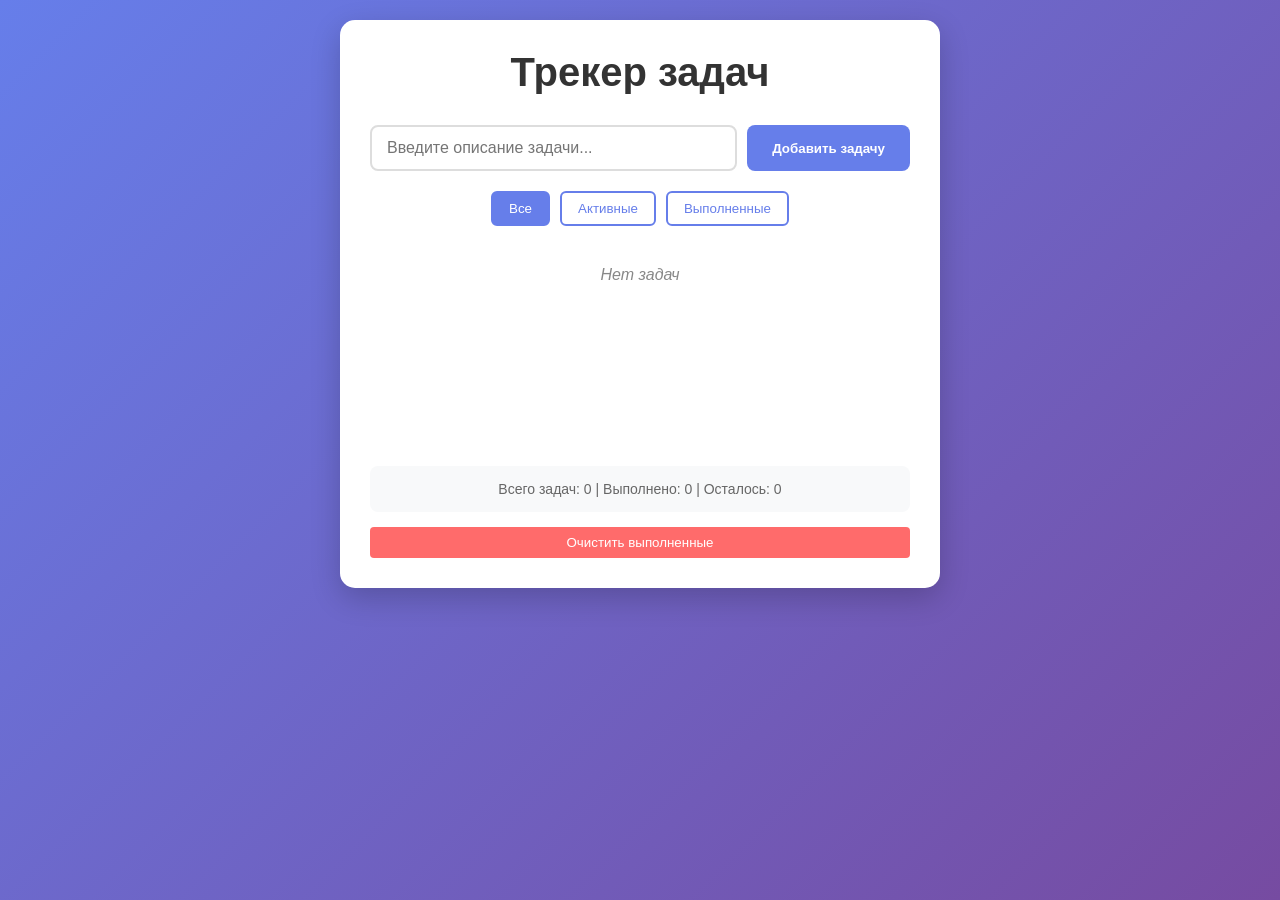
<file: index.html>
<!DOCTYPE html>
<html lang="ru">
<head>
    <meta charset="UTF-8">
    <meta name="viewport" content="width=device-width, initial-scale=1.0">
    <title>Трекер задач</title>
    <link rel="stylesheet" href="style.css">
</head>
<body>
    <div class="container">
        <header>
            <h1>Трекер задач</h1>
        </header>

        <!-- Форма добавления задачи -->
        <div class="add-task">
            <input type="text" id="taskInput" placeholder="Введите описание задачи...">
            <button id="addTaskBtn">Добавить задачу</button>
        </div>

        <!-- Фильтры -->
        <div class="filters">
            <button class="filter-btn active" data-filter="all">Все</button>
            <button class="filter-btn" data-filter="active">Активные</button>
            <button class="filter-btn" data-filter="completed">Выполненные</button>
        </div>

        <!-- Список задач -->
        <div id="tasksList" class="tasks-list">
            <!-- Задачи будут добавляться динамически -->
        </div>

        <!-- Статистика -->
        <div class="stats">
            Всего задач: <span id="totalCount">0</span> |
            Выполнено: <span id="completedCount">0</span> |
            Осталось: <span id="remainingCount">0</span>
        </div>
    </div>
    <script src="app.js"></script>
</body>
</html>
</file>
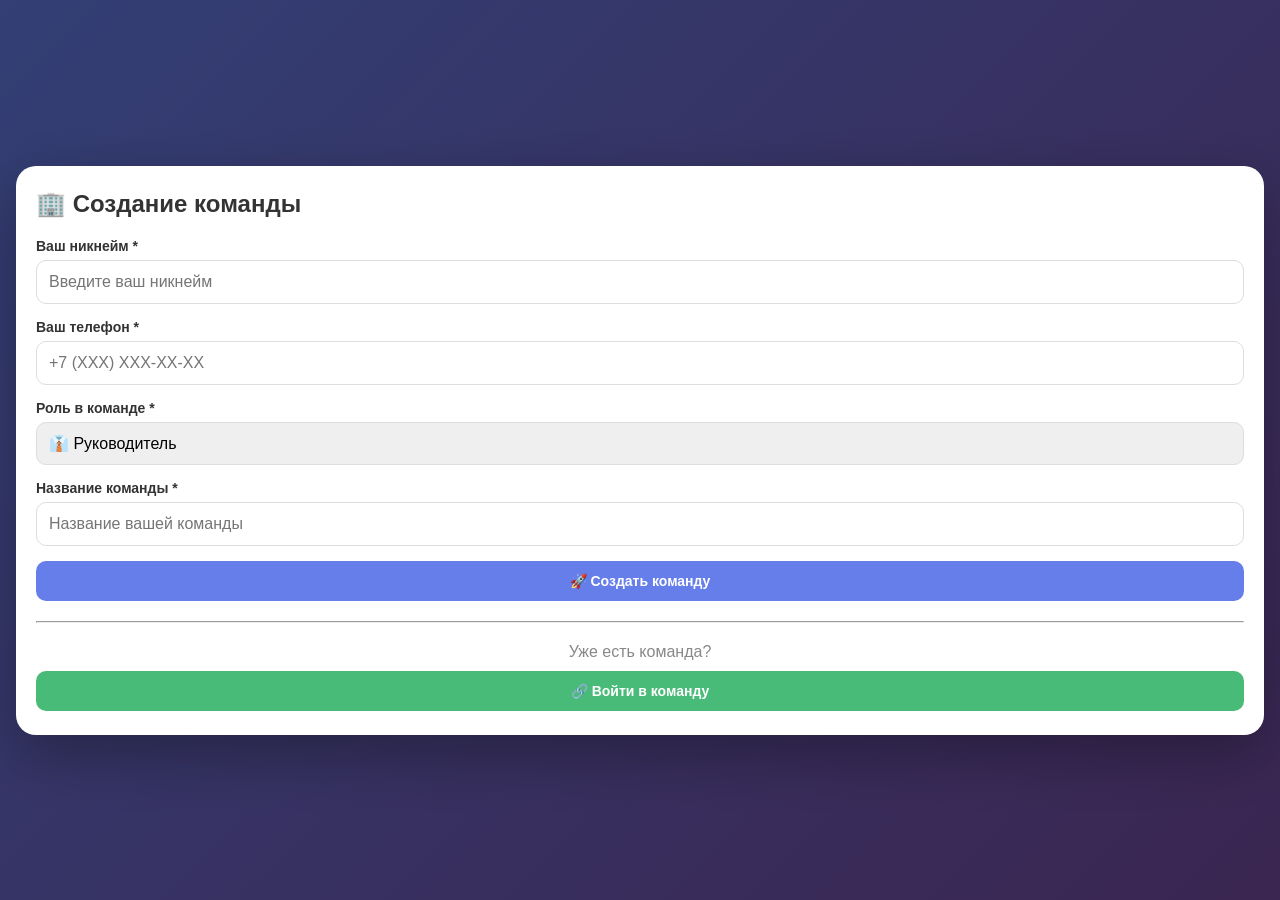
<file: tracker.html>
<!DOCTYPE html>
<html lang="ru">
<head>
    <meta charset="UTF-8">
    <meta name="viewport" content="width=device-width, initial-scale=1.0, maximum-scale=1.0, user-scalable=yes, viewport-fit=cover">
    <meta name="apple-mobile-web-app-capable" content="yes">
    <meta name="apple-mobile-web-app-status-bar-style" content="black-translucent">
    <title>Трекер задач - Мобильная версия</title>
    <style>
        * {
            margin: 0;
            padding: 0;
            box-sizing: border-box;
            -webkit-tap-highlight-color: transparent;
        }

        body {
            font-family: -apple-system, BlinkMacSystemFont, 'Segoe UI', Roboto, 'Helvetica Neue', Arial, sans-serif;
            background: linear-gradient(135deg, #667eea 0%, #764ba2 100%);
            min-height: 100vh;
            padding: 12px;
        }

        .container {
            max-width: 100%;
            margin: 0 auto;
        }

        /* Auth Modal */
        .modal {
            display: flex;
            position: fixed;
            top: 0;
            left: 0;
            width: 100%;
            height: 100%;
            background: rgba(0,0,0,0.5);
            z-index: 1000;
            justify-content: center;
            align-items: center;
            padding: 16px;
        }

        .modal-content {
            background: white;
            padding: 24px 20px;
            border-radius: 20px;
            max-width: 100%;
            width: 100%;
            max-height: 90vh;
            overflow-y: auto;
            box-shadow: 0 20px 60px rgba(0,0,0,0.3);
        }

        .modal-content h2 {
            margin-bottom: 20px;
            color: #333;
            font-size: 24px;
        }

        /* Header */
        .header {
            background: white;
            border-radius: 15px;
            padding: 16px;
            margin-bottom: 16px;
            box-shadow: 0 4px 15px rgba(0,0,0,0.1);
        }

        .header h1 {
            font-size: 20px;
            margin-bottom: 8px;
        }

        .user-info {
            display: flex;
            flex-wrap: wrap;
            gap: 10px;
            align-items: center;
            justify-content: space-between;
            margin-top: 8px;
        }

        .role-badge {
            padding: 6px 12px;
            border-radius: 20px;
            font-weight: bold;
            font-size: 12px;
            background: #667eea;
            color: white;
            display: inline-block;
        }

        button {
            padding: 12px 16px;
            border-radius: 10px;
            font-size: 14px;
            font-weight: 600;
            background: #667eea;
            color: white;
            border: none;
            cursor: pointer;
            transition: all 0.2s;
            width: 100%;
            -webkit-appearance: none;
        }

        button:active {
            transform: scale(0.98);
        }

        button.danger {
            background: #e53e3e;
        }

        button.success {
            background: #48bb78;
        }

        button.warning {
            background: #ed8936;
        }

        button.secondary {
            background: #718096;
        }

        input, textarea, select {
            padding: 12px;
            border: 1px solid #ddd;
            border-radius: 10px;
            font-size: 16px;
            width: 100%;
            -webkit-appearance: none;
            font-family: inherit;
        }

        textarea {
            resize: vertical;
            min-height: 80px;
        }

        /* Main layout - мобильная версия */
        .main-content {
            display: flex;
            flex-direction: column;
            gap: 16px;
        }

        /* Task sections */
        .task-section {
            background: white;
            border-radius: 15px;
            padding: 16px;
            box-shadow: 0 4px 15px rgba(0,0,0,0.1);
        }

        .task-section h2 {
            font-size: 18px;
            margin-bottom: 16px;
        }

        .task-list {
            max-height: 60vh;
            overflow-y: auto;
            -webkit-overflow-scrolling: touch;
        }

        .task-card {
            background: #f7f9fc;
            border-left: 4px solid #667eea;
            padding: 12px;
            margin-bottom: 12px;
            border-radius: 10px;
            transition: all 0.2s;
        }

        .task-card:active {
            transform: scale(0.99);
        }

        .task-title {
            font-weight: bold;
            font-size: 16px;
            margin-bottom: 6px;
            word-break: break-word;
        }

        .task-description {
            color: #666;
            font-size: 13px;
            margin-bottom: 8px;
            word-break: break-word;
        }

        .task-meta {
            display: flex;
            flex-direction: column;
            gap: 6px;
            font-size: 11px;
            color: #888;
            margin-bottom: 10px;
        }

        .task-meta-row {
            display: flex;
            flex-wrap: wrap;
            gap: 8px;
            align-items: center;
        }

        .task-due {
            color: #e53e3e;
            font-weight: bold;
        }

        .task-status {
            display: inline-block;
            padding: 4px 10px;
            border-radius: 12px;
            font-size: 11px;
            font-weight: bold;
        }

        .status-in-progress {
            background: #fef5e7;
            color: #f39c12;
        }

        .status-done {
            background: #e8f8f5;
            color: #27ae60;
        }

        .task-actions {
            display: flex;
            gap: 8px;
            margin-top: 10px;
            flex-wrap: wrap;
        }

        .task-actions button {
            padding: 8px 12px;
            font-size: 12px;
            width: auto;
            flex: 1;
            min-width: 70px;
        }

        .form-group {
            margin-bottom: 15px;
        }

        .form-group label {
            display: block;
            margin-bottom: 6px;
            font-weight: 600;
            color: #333;
            font-size: 14px;
        }

        .sprint-section {
            background: white;
            border-radius: 15px;
            padding: 16px;
            margin-top: 0;
            box-shadow: 0 4px 15px rgba(0,0,0,0.1);
        }

        .sprint-section h2 {
            font-size: 18px;
            margin-bottom: 12px;
        }

        .sprint-controls {
            display: flex;
            gap: 10px;
            margin-bottom: 12px;
            flex-wrap: wrap;
        }

        .sprint-controls input {
            flex: 1;
            min-width: 150px;
        }

        .sprint-controls button {
            width: auto;
            padding: 12px 20px;
        }

        .sprint-tasks {
            display: flex;
            flex-wrap: wrap;
            gap: 8px;
            margin-top: 12px;
        }

        .sprint-task {
            background: #e8f8f5;
            padding: 8px 12px;
            border-radius: 8px;
            font-size: 13px;
            cursor: pointer;
            transition: all 0.2s;
            flex: 1;
            min-width: 120px;
            display: flex;
            justify-content: space-between;
            align-items: center;
        }

        .sprint-task:active {
            transform: scale(0.98);
        }

        /* Team management */
        .team-section {
            background: white;
            border-radius: 15px;
            padding: 16px;
            margin-top: 16px;
            box-shadow: 0 4px 15px rgba(0,0,0,0.1);
        }

        .team-section h2 {
            font-size: 18px;
            margin-bottom: 12px;
        }

        .members-list {
            margin-top: 12px;
            max-height: 50vh;
            overflow-y: auto;
            -webkit-overflow-scrolling: touch;
        }

        .member-item {
            display: flex;
            justify-content: space-between;
            align-items: center;
            padding: 12px;
            margin-bottom: 8px;
            background: #f7f9fc;
            border-radius: 10px;
            border-left: 3px solid #667eea;
        }

        .member-info {
            flex: 1;
        }

        .member-info strong {
            font-size: 14px;
        }

        .member-role {
            font-size: 11px;
            color: #888;
            margin-top: 3px;
        }

        .member-item button {
            width: auto;
            padding: 6px 12px;
            font-size: 12px;
        }

        .add-member-form {
            margin-top: 16px;
            padding: 16px;
            background: #f7f9fc;
            border-radius: 12px;
        }

        .add-member-form h3 {
            font-size: 16px;
            margin-bottom: 12px;
        }

        .hidden {
            display: none;
        }

        .team-info {
            font-size: 12px;
            color: #888;
            word-break: break-all;
        }

        .user-details {
            font-size: 12px;
            font-weight: normal;
            word-break: break-word;
        }

        /* Адаптация для очень маленьких экранов */
        @media (max-width: 480px) {
            body {
                padding: 8px;
            }
            
            .header h1 {
                font-size: 18px;
            }
            
            .task-actions button {
                font-size: 11px;
                padding: 6px 10px;
            }
            
            .sprint-controls {
                flex-direction: column;
            }
            
            .sprint-controls button {
                width: 100%;
            }
            
            .member-item {
                flex-direction: column;
                gap: 8px;
            }
            
            .member-item button {
                width: 100%;
            }
        }

        /* Улучшенная прокрутка */
        .task-list::-webkit-scrollbar,
        .members-list::-webkit-scrollbar {
            width: 4px;
        }
        
        .task-list::-webkit-scrollbar-track,
        .members-list::-webkit-scrollbar-track {
            background: #f1f1f1;
            border-radius: 10px;
        }
        
        .task-list::-webkit-scrollbar-thumb,
        .members-list::-webkit-scrollbar-thumb {
            background: #888;
            border-radius: 10px;
        }
    </style>
</head>
<body>
    <div id="app">
        <!-- Модальное окно авторизации/создания команды -->
        <div id="authModal" class="modal">
            <div class="modal-content">
                <h2>🏢 Создание команды</h2>
                <div class="form-group">
                    <label>Ваш никнейм *</label>
                    <input type="text" id="userNickname" placeholder="Введите ваш никнейм">
                </div>
                <div class="form-group">
                    <label>Ваш телефон *</label>
                    <input type="tel" id="userPhone" placeholder="+7 (XXX) XXX-XX-XX">
                </div>
                <div class="form-group">
                    <label>Роль в команде *</label>
                    <select id="userRole">
                        <option value="manager">👔 Руководитель</option>
                        <option value="executor">👤 Исполнитель</option>
                    </select>
                </div>
                <div class="form-group">
                    <label>Название команды *</label>
                    <input type="text" id="teamName" placeholder="Название вашей команды">
                </div>
                <button onclick="createTeam()" style="width: 100%;">🚀 Создать команду</button>
                
                <div style="margin-top: 20px; text-align: center;">
                    <hr style="margin: 20px 0;">
                    <p style="color: #888;">Уже есть команда?</p>
                    <button onclick="showJoinTeam()" class="success" style="margin-top: 10px;">🔗 Войти в команду</button>
                </div>
            </div>
        </div>

        <!-- Основной интерфейс -->
        <div id="mainApp" class="hidden">
            <div class="container">
                <div class="header">
                    <div>
                        <h1>📋 Трекер задач</h1>
                        <div class="team-info" id="teamInfo"></div>
                    </div>
                    <div class="user-info">
                        <span class="role-badge" id="roleBadge"></span>
                        <div class="user-details" id="userInfo"></div>
                        <button onclick="logout()" class="danger" style="width: auto; padding: 8px 16px;">🚪</button>
                    </div>
                </div>

                <div class="main-content">
                    <div class="task-section">
                        <h2>➕ Создать задачу</h2>
                        <form id="taskForm">
                            <div class="form-group">
                                <label>Название задачи *</label>
                                <input type="text" id="taskTitle" required>
                            </div>
                            <div class="form-group">
                                <label>Описание</label>
                                <textarea id="taskDesc" rows="3"></textarea>
                            </div>
                            <div class="form-group">
                                <label>Срок выполнения</label>
                                <input type="date" id="taskDue">
                            </div>
                            <div class="form-group" id="assigneeGroup">
                                <label>Исполнитель</label>
                                <select id="taskAssignee"></select>
                            </div>
                            <button type="submit">Создать задачу</button>
                        </form>
                    </div>

                    <div class="task-section">
                        <h2>📝 Все задачи</h2>
                        <div id="taskList" class="task-list"></div>
                    </div>
                </div>

                <div class="sprint-section">
                    <h2>🏃 Спринт</h2>
                    <div class="sprint-controls">
                        <input type="text" id="sprintName" placeholder="Название спринта">
                        <button onclick="updateSprint()">Обновить</button>
                    </div>
                    <div id="sprintInfo" style="margin-top: 5px; font-size: 13px;"></div>
                    <div id="sprintTasks" class="sprint-tasks"></div>
                </div>

                <!-- Управление командой (только для руководителя) -->
                <div id="teamManagement" class="team-section hidden">
                    <h2>👥 Управление командой</h2>
                    <div class="members-list" id="membersList"></div>
                    
                    <div class="add-member-form">
                        <h3>➕ Добавить исполнителя</h3>
                        <div class="form-group">
                            <label>Никнейм исполнителя *</label>
                            <input type="text" id="newMemberNickname" placeholder="Введите никнейм">
                        </div>
                        <div class="form-group">
                            <label>Телефон исполнителя *</label>
                            <input type="tel" id="newMemberPhone" placeholder="+7 (XXX) XXX-XX-XX">
                        </div>
                        <button onclick="addTeamMember()" class="success">Добавить в команду</button>
                    </div>
                </div>
            </div>
        </div>
    </div>

    <script>
        // ========== Глобальные переменные ==========
        let currentTeam = null;
        let currentUser = null;
        let tasks = [];
        let sprint = { name: "Спринт 1", tasks: [] };

        // ========== Управление командой ==========
        function createTeam() {
            const nickname = document.getElementById('userNickname').value.trim();
            const phone = document.getElementById('userPhone').value.trim();
            const role = document.getElementById('userRole').value;
            const teamName = document.getElementById('teamName').value.trim();

            if (!nickname || !phone || !teamName) {
                alert('Пожалуйста, заполните все поля');
                return;
            }

            const teamId = 'team_' + Date.now();
            currentTeam = {
                id: teamId,
                name: teamName,
                members: [{
                    id: 'user_' + Date.now(),
                    nickname: nickname,
                    phone: phone,
                    role: role,
                    isOnline: true,
                    addedBy: 'system'
                }]
            };

            currentUser = currentTeam.members[0];
            
            saveTeamToLocalStorage();
            initApp();
        }

        function showJoinTeam() {
            const modalContent = document.querySelector('.modal-content');
            modalContent.innerHTML = `
                <h2>🔗 Вход в команду</h2>
                <div class="form-group">
                    <label>Ваш никнейм *</label>
                    <input type="text" id="joinNickname" placeholder="Введите ваш никнейм">
                </div>
                <div class="form-group">
                    <label>Ваш телефон *</label>
                    <input type="tel" id="joinPhone" placeholder="+7 (XXX) XXX-XX-XX">
                </div>
                <div class="form-group">
                    <label>Код команды *</label>
                    <input type="text" id="teamCode" placeholder="Введите код команды">
                </div>
                <button onclick="joinTeam()" style="width: 100%;">🔗 Войти в команду</button>
                <button onclick="location.reload()" style="width: 100%; margin-top: 10px;" class="secondary">◀ Назад</button>
            `;
        }

        function joinTeam() {
            const nickname = document.getElementById('joinNickname').value.trim();
            const phone = document.getElementById('joinPhone').value.trim();
            const teamCode = document.getElementById('teamCode').value.trim();

            if (!nickname || !phone || !teamCode) {
                alert('Пожалуйста, заполните все поля');
                return;
            }

            const teams = getAllTeams();
            const team = teams.find(t => t.id === teamCode);
            
            if (!team) {
                alert('Команда не найдена. Проверьте код команды.');
                return;
            }

            const existingUser = team.members.find(m => m.phone === phone);
            if (existingUser) {
                alert('Пользователь с таким телефоном уже в команде');
                return;
            }

            currentTeam = team;
            currentUser = {
                id: 'user_' + Date.now(),
                nickname: nickname,
                phone: phone,
                role: 'executor',
                isOnline: true,
                addedBy: 'self'
            };
            
            currentTeam.members.push(currentUser);
            saveTeamToLocalStorage();
            initApp();
        }

        function addTeamMember() {
            if (currentUser.role !== 'manager') {
                alert('Только руководитель может добавлять участников');
                return;
            }

            const nickname = document.getElementById('newMemberNickname').value.trim();
            const phone = document.getElementById('newMemberPhone').value.trim();

            if (!nickname || !phone) {
                alert('Заполните все поля');
                return;
            }

            const existingUser = currentTeam.members.find(m => m.phone === phone);
            if (existingUser) {
                alert('Пользователь с таким телефоном уже в команде');
                return;
            }

            const newMember = {
                id: 'user_' + Date.now(),
                nickname: nickname,
                phone: phone,
                role: 'executor',
                isOnline: true,
                addedBy: currentUser.nickname,
                addedAt: new Date().toISOString()
            };

            currentTeam.members.push(newMember);
            saveTeamToLocalStorage();
            
            document.getElementById('newMemberNickname').value = '';
            document.getElementById('newMemberPhone').value = '';
            
            updateUI();
            renderAll();
            renderTeamMembers();
            
            alert(`Исполнитель ${nickname} добавлен в команду!`);
        }

        function removeTeamMember(memberId) {
            if (currentUser.role !== 'manager') {
                alert('Только руководитель может удалять участников');
                return;
            }

            const member = currentTeam.members.find(m => m.id === memberId);
            if (!member) return;

            if (member.role === 'manager') {
                alert('Нельзя удалить руководителя команды');
                return;
            }

            if (confirm(`Удалить ${member.nickname} из команды?`)) {
                currentTeam.members = currentTeam.members.filter(m => m.id !== memberId);
                
                tasks.forEach(task => {
                    if (task.assignee === member.nickname) {
                        task.assignee = 'Не назначен';
                    }
                });
                
                saveTeamToLocalStorage();
                saveAllData();
                updateUI();
                renderAll();
                renderTeamMembers();
                
                alert(`Исполнитель ${member.nickname} удален из команды`);
            }
        }

        function getAllTeams() {
            const teams = [];
            for (let i = 0; i < localStorage.length; i++) {
                const key = localStorage.key(i);
                if (key && key.startsWith('team_')) {
                    const team = JSON.parse(localStorage.getItem(key));
                    if (team) teams.push(team);
                }
            }
            return teams;
        }

        function saveTeamToLocalStorage() {
            if (currentTeam) {
                localStorage.setItem(currentTeam.id, JSON.stringify(currentTeam));
                localStorage.setItem('currentTeamId', currentTeam.id);
                localStorage.setItem('currentUserId', currentUser.id);
            }
        }

        function loadTeamFromLocalStorage() {
            const teamId = localStorage.getItem('currentTeamId');
            const userId = localStorage.getItem('currentUserId');
            
            if (teamId && userId) {
                const team = JSON.parse(localStorage.getItem(teamId));
                if (team) {
                    currentTeam = team;
                    currentUser = team.members.find(m => m.id === userId);
                    
                    if (!currentUser) {
                        localStorage.removeItem('currentTeamId');
                        localStorage.removeItem('currentUserId');
                        return false;
                    }
                    
                    const storedTasks = localStorage.getItem(`tasks_${teamId}`);
                    if (storedTasks) tasks = JSON.parse(storedTasks);
                    
                    const storedSprint = localStorage.getItem(`sprint_${teamId}`);
                    if (storedSprint) sprint = JSON.parse(storedSprint);
                    
                    return true;
                }
            }
            return false;
        }

        // ========== Инициализация приложения ==========
        function initApp() {
            if (loadTeamFromLocalStorage()) {
                document.getElementById('authModal').classList.add('hidden');
                document.getElementById('mainApp').classList.remove('hidden');
                updateUI();
                renderAll();
                if (currentUser.role === 'manager') {
                    renderTeamMembers();
                    document.getElementById('teamManagement').classList.remove('hidden');
                }
            }
        }

        function updateUI() {
            const roleBadge = document.getElementById('roleBadge');
            const userInfo = document.getElementById('userInfo');
            const teamInfo = document.getElementById('teamInfo');
            const assigneeSelect = document.getElementById('taskAssignee');
            
            if (currentUser.role === 'manager') {
                roleBadge.textContent = '👔 Руководитель';
                roleBadge.style.background = '#667eea';
                document.getElementById('assigneeGroup').style.display = 'block';
                
                assigneeSelect.innerHTML = '<option value="">Выберите исполнителя</option>';
                currentTeam.members.forEach(member => {
                    if (member.id !== currentUser.id) {
                        assigneeSelect.innerHTML += `<option value="${member.nickname}">${member.nickname}</option>`;
                    }
                });
                assigneeSelect.innerHTML += `<option value="${currentUser.nickname}">${currentUser.nickname} (Я)</option>`;
            } else {
                roleBadge.textContent = '👤 Исполнитель';
                roleBadge.style.background = '#48bb78';
                document.getElementById('assigneeGroup').style.display = 'none';
            }
            
            userInfo.textContent = `${currentUser.nickname}`;
            teamInfo.innerHTML = `🏢 ${currentTeam.name}<br>🔑 Код: ${currentTeam.id}<br>👥 Участников: ${currentTeam.members.length}`;
        }

        function renderTeamMembers() {
            const membersList = document.getElementById('membersList');
            
            if (!membersList) return;
            
            const managers = currentTeam.members.filter(m => m.role === 'manager');
            const executors = currentTeam.members.filter(m => m.role === 'executor');
            
            membersList.innerHTML = `
                <h3>👔 Руководители</h3>
                ${managers.map(member => `
                    <div class="member-item">
                        <div class="member-info">
                            <strong>${escapeHtml(member.nickname)}</strong>
                            <div class="member-role">${member.phone}</div>
                        </div>
                    </div>
                `).join('')}
                
                <h3 style="margin-top: 15px;">👤 Исполнители (${executors.length})</h3>
                ${executors.map(member => `
                    <div class="member-item">
                        <div class="member-info">
                            <strong>${escapeHtml(member.nickname)}</strong>
                            <div class="member-role">${member.phone}</div>
                            <div class="member-role">Добавлен: ${member.addedBy === 'self' ? 'самостоятельно' : member.addedBy}</div>
                        </div>
                        <button onclick="removeTeamMember('${member.id}')" class="danger">✖️</button>
                    </div>
                `).join('')}
            `;
        }

        function saveAllData() {
            localStorage.setItem(`tasks_${currentTeam.id}`, JSON.stringify(tasks));
            localStorage.setItem(`sprint_${currentTeam.id}`, JSON.stringify(sprint));
            saveTeamToLocalStorage();
        }

        // ========== Управление задачами ==========
        function createTask() {
            const title = document.getElementById('taskTitle').value;
            const desc = document.getElementById('taskDesc').value;
            const dueDate = document.getElementById('taskDue').value;
            
            if (!title) {
                alert('Введите название задачи');
                return;
            }
            
            let assignee = '';
            if (currentUser.role === 'manager') {
                assignee = document.getElementById('taskAssignee').value;
                if (!assignee) {
                    alert('Выберите исполнителя');
                    return;
                }
            } else {
                assignee = currentUser.nickname;
            }
            
            const newTask = {
                id: Date.now().toString(),
                title: title,
                description: desc,
                dueDate: dueDate,
                status: 'in_progress',
                assignee: assignee,
                createdBy: currentUser.nickname,
                createdByRole: currentUser.role,
                createdAt: Date.now(),
                updatedAt: Date.now()
            };
            
            tasks.push(newTask);
            saveAllData();
            renderAll();
            
            document.getElementById('taskForm').reset();
        }

        function updateTaskStatus(taskId, newStatus) {
            const task = tasks.find(t => t.id === taskId);
            if (task) {
                task.status = newStatus;
                task.updatedAt = Date.now();
                saveAllData();
                renderAll();
            }
        }

        function assignToSelf(taskId) {
            const task = tasks.find(t => t.id === taskId);
            if (task && currentUser.role === 'executor') {
                task.assignee = currentUser.nickname;
                task.updatedAt = Date.now();
                saveAllData();
                renderAll();
            }
        }

        function deleteTask(taskId) {
            if (confirm('Удалить задачу?')) {
                tasks = tasks.filter(t => t.id !== taskId);
                sprint.tasks = sprint.tasks.filter(id => id !== taskId);
                saveAllData();
                renderAll();
            }
        }

        function addToSprint(taskId) {
            if (!sprint.tasks.includes(taskId)) {
                sprint.tasks.push(taskId);
                saveAllData();
                renderAll();
            }
        }

        function removeFromSprint(taskId) {
            sprint.tasks = sprint.tasks.filter(id => id !== taskId);
            saveAllData();
            renderAll();
        }

        function updateSprint() {
            const newName = document.getElementById('sprintName').value;
            if (newName) sprint.name = newName;
            saveAllData();
            renderAll();
        }

        function logout() {
            localStorage.removeItem('currentTeamId');
            localStorage.removeItem('currentUserId');
            location.reload();
        }

        // ========== Рендеринг ==========
        function renderAll() {
            renderTaskList();
            renderSprint();
            if (currentUser.role === 'manager') {
                renderTeamMembers();
            }
        }

        function renderTaskList() {
            const taskListDiv = document.getElementById('taskList');
            
            if (tasks.length === 0) {
                taskListDiv.innerHTML = '<p style="text-align: center; color: #888; padding: 20px;">Нет задач. Создайте первую задачу!</p>';
                return;
            }
            
            let filteredTasks = tasks;
            if (currentUser.role === 'executor') {
                filteredTasks = tasks.filter(t => t.assignee === currentUser.nickname);
            }
            
            taskListDiv.innerHTML = filteredTasks.map(task => `
                <div class="task-card">
                    <div class="task-title">${escapeHtml(task.title)}</div>
                    <div class="task-description">${escapeHtml(task.description || 'Нет описания')}</div>
                    <div class="task-meta">
                        <div class="task-meta-row">
                            <span>👤 ${escapeHtml(task.assignee)}</span>
                            <span>👔 ${escapeHtml(task.createdBy)}</span>
                        </div>
                        <div class="task-meta-row">
                            ${task.dueDate ? `<span class="task-due">📅 ${task.dueDate} ${isOverdue(task.dueDate) ? '⚠️' : ''}</span>` : ''}
                            <span class="task-status ${task.status === 'in_progress' ? 'status-in-progress' : 'status-done'}">
                                ${task.status === 'in_progress' ? 'В работе' : 'Выполнено'}
                            </span>
                        </div>
                    </div>
                    <div class="task-actions">
                        ${task.status === 'in_progress' ? 
                            `<button onclick="updateTaskStatus('${task.id}', 'done')">✅ Завершить</button>` :
                            `<button onclick="updateTaskStatus('${task.id}', 'in_progress')">🔄 Вернуть</button>`
                        }
                        ${currentUser.role === 'executor' && task.assignee !== currentUser.nickname && task.assignee !== 'Не назначен' ?
                            `<button onclick="assignToSelf('${task.id}')">📌 Назначить себе</button>` : ''
                        }
                        ${(currentUser.role === 'manager' || task.createdBy === currentUser.nickname) ?
                            `<button onclick="addToSprint('${task.id}')">🏃 В спринт</button>
                             <button onclick="deleteTask('${task.id}')" class="danger">🗑️</button>` :
                            ''
                        }
                    </div>
                </div>
            `).join('');
        }

        function renderSprint() {
            const sprintInfo = document.getElementById('sprintInfo');
            const sprintTasksDiv = document.getElementById('sprintTasks');
            const sprintNameInput = document.getElementById('sprintName');
            
            sprintNameInput.value = sprint.name;
            sprintInfo.innerHTML = `<strong>${escapeHtml(sprint.name)}</strong> | Задач: ${sprint.tasks.length}`;
            
            const sprintTaskObjects = sprint.tasks
                .map(taskId => tasks.find(t => t.id === taskId))
                .filter(task => task);
            
            if (sprintTaskObjects.length === 0) {
                sprintTasksDiv.innerHTML = '<p style="color: #888; text-align: center;">Нет задач в спринте</p>';
                return;
            }
            
            sprintTasksDiv.innerHTML = sprintTaskObjects.map(task => `
                <div class="sprint-task">
                    <span><strong>${escapeHtml(task.title)}</strong><br><small>${task.status === 'in_progress' ? 'В работе' : 'Выполнено'}</small></span>
                    <button onclick="removeFromSprint('${task.id}')" class="danger" style="width: auto; padding: 4px 8px;">✖️</button>
                </div>
            `).join('');
        }

        function isOverdue(dueDate) {
            if (!dueDate) return false;
            const today = new Date().toISOString().split('T')[0];
            return dueDate < today;
        }

        function escapeHtml(str) {
            if (!str) return '';
            return str
                .replace(/&/g, '&amp;')
                .replace(/</g, '&lt;')
                .replace(/>/g, '&gt;')
                .replace(/"/g, '&quot;')
                .replace(/'/g, '&#39;');
        }

        // Настройка обработчиков событий
        document.addEventListener('DOMContentLoaded', () => {
            document.getElementById('taskForm')?.addEventListener('submit', (e) => {
                e.preventDefault();
                createTask();
            });
            initApp();
        });
    </script>
</body>
</html>
</file>
<file: style.css>
* {
    margin: 0;
    padding: 0;
    box-sizing: border-box;
}

body {
    font-family: 'Segoe UI', Tahoma, Geneva, Verdana, sans-serif;
    background: linear-gradient(135deg, #667eea 0%, #764ba1 100%);
    min-height: 100vh;
    padding: 20px;
}

.container {
    max-width: 600px;
    margin: 0 auto;
    background: white;
    border-radius: 15px;
    padding: 30px;
    box-shadow: 0 10px 30px rgba(0, 0, 0, 0.2);
}

header {
    text-align: center;
    margin-bottom: 30px;
}

header h1 {
    color: #333;
    font-size: 2.5em;
    margin-bottom: 10px;
}

.add-task {
    display: flex;
    gap: 10px;
    margin-bottom: 20px;
}

#taskInput {
    flex: 1;
    padding: 12px 15px;
    border: 2px solid #ddd;
    border-radius: 8px;
    font-size: 16px;
    outline: none;
}

#taskInput:focus {
    border-color: #667eea;
}

#addTaskBtn {
    padding: 12px 25px;
    background: #667eea;
    color: white;
    border: none;
    border-radius: 8px;
    cursor: pointer;
    font-weight: bold;
    transition: background 0.3s;
}

#addTaskBtn:hover {
    background: #5a6fd8;
}

.filters {
    display: flex;
    justify-content: center;
    gap: 10px;
    margin-bottom: 20px;
}

.filter-btn {
    padding: 8px 16px;
    border: 2px solid #667eea;
    background: transparent;
    color: #667eea;
    border-radius: 6px;
    cursor: pointer;
    transition: all 0.3s;
}

.filter-btn.active {
    background: #667eea;
    color: white;
}

.filter-btn:hover {
    background: #f0f0f0;
}

.tasks-list {
    min-height: 200px;
}

.task-item {
    display: flex;
    align-items: center;
    gap: 15px;
    padding: 15px;
    border-bottom: 1px solid #eee;
    animation: fadeIn 0.3s;
}

@keyframes fadeIn {
    from { opacity: 0; transform: translateY(10px); }
    to { opacity: 1; transform: translateY(0); }
}

.task-checkbox {
    width: 20px;
    height: 20px;
    cursor: pointer;
}

.task-text {
    flex: 1;
    font-size: 16px;
    word-break: break-word;
}

.completed .task-text {
    text-decoration: line-through;
    color: #888;
}

.delete-btn {
    background: #ff4757;
    color: white;
    border: none;
    padding: 5px 10px;
    border-radius: 4px;
    cursor: pointer;
    transition: background 0.3s;
}

.delete-btn:hover {
    background: #ff3742;
}

.stats {
    text-align: center;
    padding: 15px;
    background: #f8f9fa;
    border-radius: 8px;
    margin-top: 20px;
    color: #666;
    font-size: 14px;
}

.no-tasks {
    text-align: center;
    color: #888;
    padding: 20px;
    font-style: italic;
}

.clear-btn:hover {
    background: #ff5252;
}
</file>
